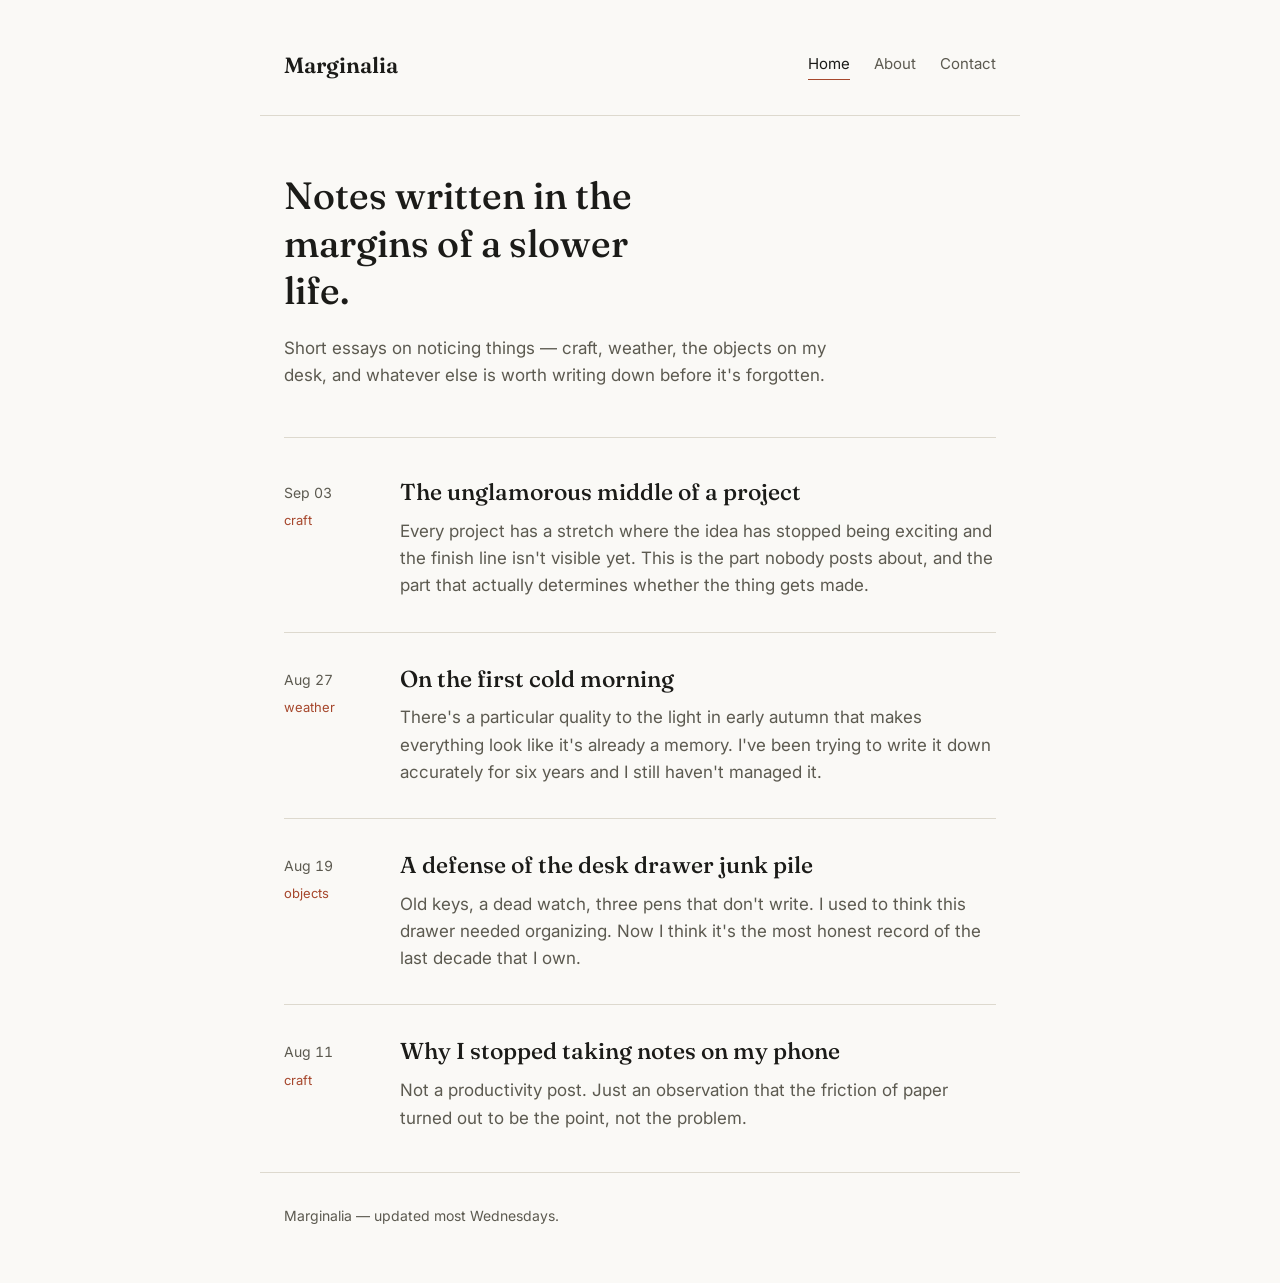
<file: index.html>
<!DOCTYPE html>
<html lang="en">
<head>
<meta charset="UTF-8">
<meta name="viewport" content="width=device-width, initial-scale=1.0">
<title>Marginalia — a journal1</title>
<link rel="preconnect" href="https://fonts.googleapis.com">
<link rel="preconnect" href="https://fonts.gstatic.com" crossorigin>
<link href="https://fonts.googleapis.com/css2?family=Fraunces:ital,opsz,wght@0,9..144,400;0,9..144,500;0,9..144,600;1,9..144,400&family=Inter:wght@400;500;600&display=swap" rel="stylesheet">
<link rel="stylesheet" href="style.css">
</head>
<body>

<header class="site-header">
  <a href="index.html" class="wordmark">Marginalia</a>
  <nav>
    <a href="index.html" class="active">Home</a>
    <a href="about.html">About</a>
    <a href="contact.html">Contact</a>
  </nav>
</header>

<main>
  <section class="intro">
    <h1>Notes written in the margins of a slower life.</h1>
    <p class="intro-sub">Short essays on noticing things — craft, weather, the objects on my desk, and whatever else is worth writing down before it's forgotten.</p>
  </section>

  <section class="post-list">

    <article class="post-entry">
      <div class="post-meta">
        <time>Sep 03</time>
        <span class="post-tag">craft</span>
      </div>
      <div class="post-body">
        <h2><a href="#">The unglamorous middle of a project</a></h2>
        <p>Every project has a stretch where the idea has stopped being exciting and the finish line isn't visible yet. This is the part nobody posts about, and the part that actually determines whether the thing gets made.</p>
      </div>
    </article>

    <article class="post-entry">
      <div class="post-meta">
        <time>Aug 27</time>
        <span class="post-tag">weather</span>
      </div>
      <div class="post-body">
        <h2><a href="#">On the first cold morning</a></h2>
        <p>There's a particular quality to the light in early autumn that makes everything look like it's already a memory. I've been trying to write it down accurately for six years and I still haven't managed it.</p>
      </div>
    </article>

    <article class="post-entry">
      <div class="post-meta">
        <time>Aug 19</time>
        <span class="post-tag">objects</span>
      </div>
      <div class="post-body">
        <h2><a href="#">A defense of the desk drawer junk pile</a></h2>
        <p>Old keys, a dead watch, three pens that don't write. I used to think this drawer needed organizing. Now I think it's the most honest record of the last decade that I own.</p>
      </div>
    </article>

    <article class="post-entry">
      <div class="post-meta">
        <time>Aug 11</time>
        <span class="post-tag">craft</span>
      </div>
      <div class="post-body">
        <h2><a href="#">Why I stopped taking notes on my phone</a></h2>
        <p>Not a productivity post. Just an observation that the friction of paper turned out to be the point, not the problem.</p>
      </div>
    </article>

  </section>
</main>

<footer class="site-footer">
  <p>Marginalia — updated most Wednesdays.</p>
</footer>

</body>
</html>
</file>
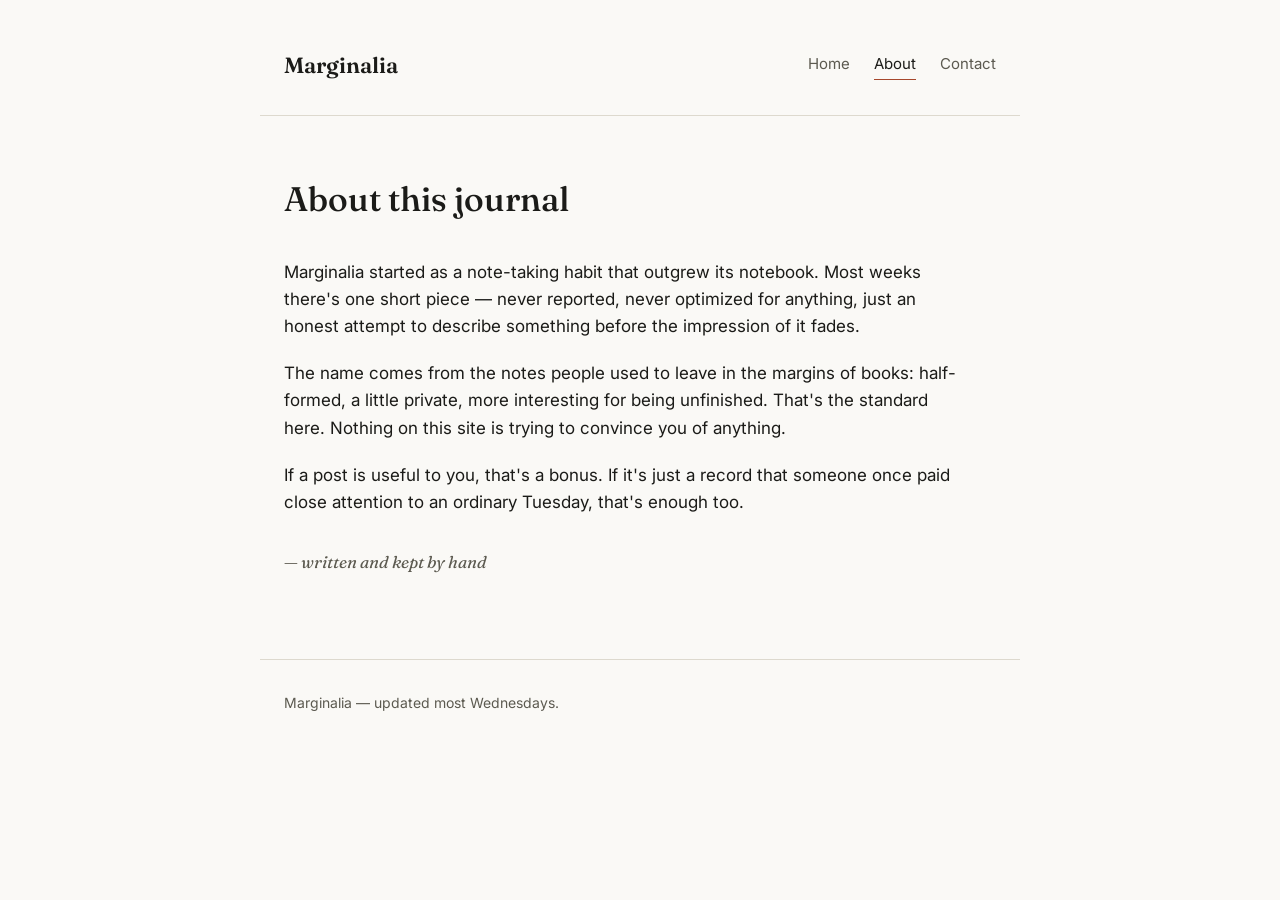
<file: about.html>
<!DOCTYPE html>
<html lang="en">
<head>
<meta charset="UTF-8">
<meta name="viewport" content="width=device-width, initial-scale=1.0">
<title>About — Marginalia</title>
<link rel="preconnect" href="https://fonts.googleapis.com">
<link rel="preconnect" href="https://fonts.gstatic.com" crossorigin>
<link href="https://fonts.googleapis.com/css2?family=Fraunces:ital,opsz,wght@0,9..144,400;0,9..144,500;0,9..144,600;1,9..144,400&family=Inter:wght@400;500;600&display=swap" rel="stylesheet">
<link rel="stylesheet" href="style.css">
</head>
<body>

<header class="site-header">
  <a href="index.html" class="wordmark">Marginalia</a>
  <nav>
    <a href="index.html">Home</a>
    <a href="about.html" class="active">About</a>
    <a href="contact.html">Contact</a>
  </nav>
</header>

<main>
  <section class="page-header">
    <h1>About this journal</h1>
  </section>

  <section class="prose">
    <p>Marginalia started as a note-taking habit that outgrew its notebook. Most weeks there's one short piece — never reported, never optimized for anything, just an honest attempt to describe something before the impression of it fades.</p>

    <p>The name comes from the notes people used to leave in the margins of books: half-formed, a little private, more interesting for being unfinished. That's the standard here. Nothing on this site is trying to convince you of anything.</p>

    <p>If a post is useful to you, that's a bonus. If it's just a record that someone once paid close attention to an ordinary Tuesday, that's enough too.</p>

    <p class="signoff">— written and kept by hand</p>
  </section>
</main>

<footer class="site-footer">
  <p>Marginalia — updated most Wednesdays.</p>
</footer>

</body>
</html>
</file>
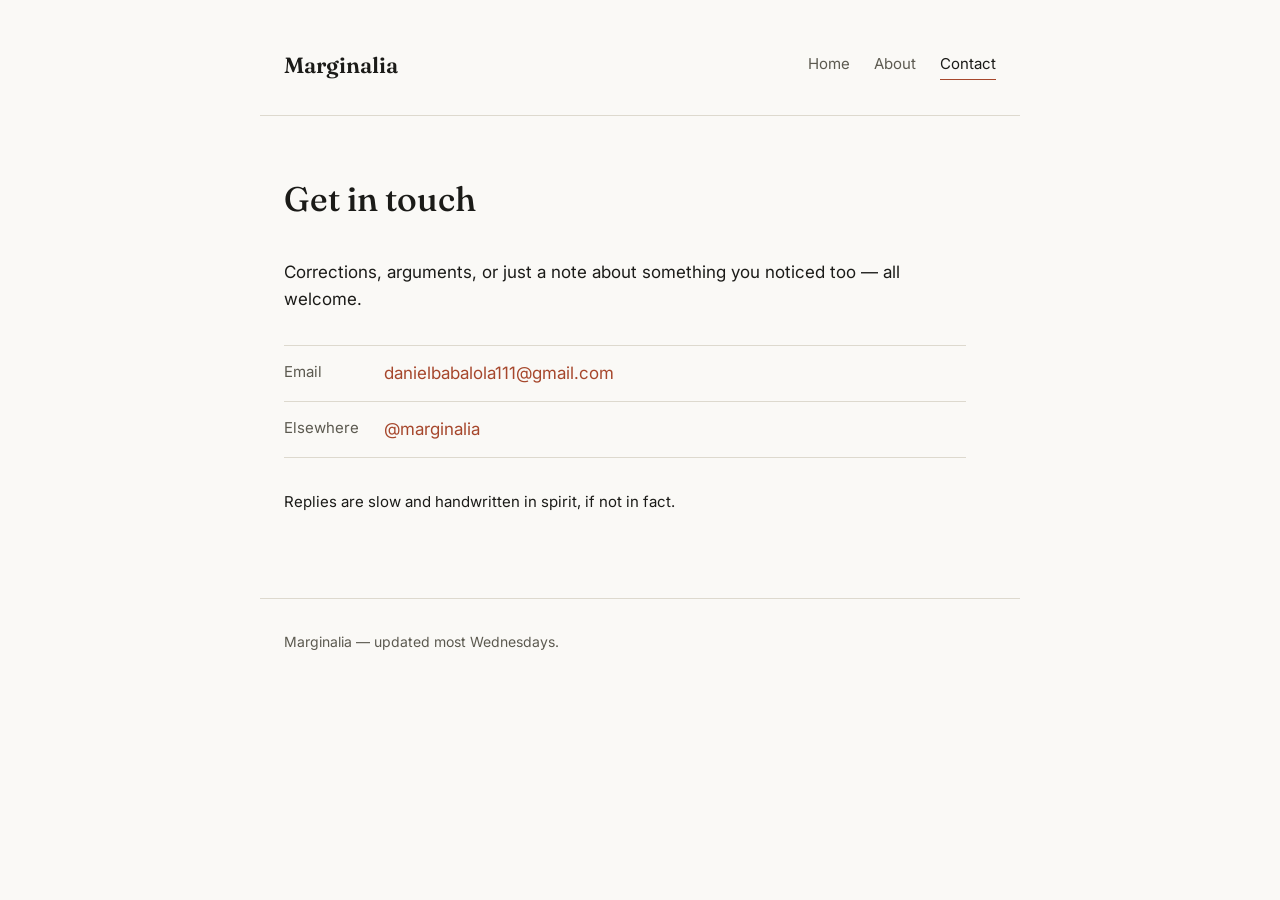
<file: contact.html>
<!DOCTYPE html>
<html lang="en">
<head>
<meta charset="UTF-8">
<meta name="viewport" content="width=device-width, initial-scale=1.0">
<title>Contact — Marginalia</title>
<link rel="preconnect" href="https://fonts.googleapis.com">
<link rel="preconnect" href="https://fonts.gstatic.com" crossorigin>
<link href="https://fonts.googleapis.com/css2?family=Fraunces:ital,opsz,wght@0,9..144,400;0,9..144,500;0,9..144,600;1,9..144,400&family=Inter:wght@400;500;600&display=swap" rel="stylesheet">
<link rel="stylesheet" href="style.css">
</head>
<body>

<header class="site-header">
  <a href="index.html" class="wordmark">Marginalia</a>
  <nav>
    <a href="index.html">Home</a>
    <a href="about.html">About</a>
    <a href="contact.html" class="active">Contact</a>
  </nav>
</header>

<main>
  <section class="page-header">
    <h1>Get in touch</h1>
  </section>

  <section class="prose contact-block">
    <p>Corrections, arguments, or just a note about something you noticed too — all welcome.</p>

    <dl class="contact-list">
      <div class="contact-row">
        <dt>Email</dt>
        <dd><a href="mailto:hello@example.com">danielbabalola111@gmail.com</a></dd>
      </div>
      <div class="contact-row">
        <dt>Elsewhere</dt>
        <dd><a href="#">@marginalia</a></dd>
      </div>
    </dl>

    <p class="reply-note">Replies are slow and handwritten in spirit, if not in fact.</p>
  </section>
</main>

<footer class="site-footer">
  <p>Marginalia — updated most Wednesdays.</p>
</footer>

</body>
</html>
</file>
<file: style.css>
:root {
  --ink: #1B1B18;
  --paper: #FAF9F6;
  --muted: #5C5A50;
  --accent: #A6472C;
  --rule: #DDD9CE;
  --serif: 'Fraunces', Georgia, serif;
  --sans: 'Inter', -apple-system, sans-serif;
}

* { box-sizing: border-box; }

html { -webkit-font-smoothing: antialiased; }

body {
  margin: 0;
  background: var(--paper);
  color: var(--ink);
  font-family: var(--sans);
  font-size: 17px;
  line-height: 1.6;
}

a { color: inherit; }

/* Header */

.site-header {
  display: flex;
  justify-content: space-between;
  align-items: center;
  max-width: 760px;
  margin: 0 auto;
  padding: 48px 24px 32px;
  border-bottom: 1px solid var(--rule);
}

.wordmark {
  font-family: var(--serif);
  font-size: 22px;
  font-weight: 600;
  text-decoration: none;
  color: var(--ink);
}

.site-header nav {
  display: flex;
  gap: 24px;
}

.site-header nav a {
  text-decoration: none;
  font-size: 15px;
  color: var(--muted);
  padding-bottom: 3px;
  border-bottom: 1px solid transparent;
}

.site-header nav a:hover,
.site-header nav a.active {
  color: var(--ink);
  border-bottom-color: var(--accent);
}

/* Main / intro */

main {
  max-width: 760px;
  margin: 0 auto;
  padding: 0 24px;
}

.intro {
  padding: 56px 0 48px;
  border-bottom: 1px solid var(--rule);
}

.intro h1 {
  font-family: var(--serif);
  font-weight: 500;
  font-size: 38px;
  line-height: 1.25;
  max-width: 15ch;
  margin: 0 0 20px;
}

.intro-sub {
  font-size: 17px;
  color: var(--muted);
  max-width: 52ch;
  margin: 0;
}

/* Post list */

.post-list {
  padding: 8px 0;
}

.post-entry {
  display: grid;
  grid-template-columns: 92px 1fr;
  gap: 24px;
  padding: 32px 0;
  border-bottom: 1px solid var(--rule);
}

.post-entry:last-child { border-bottom: none; }

.post-meta {
  display: flex;
  flex-direction: column;
  gap: 6px;
  padding-top: 4px;
}

.post-meta time {
  font-size: 14px;
  color: var(--muted);
  font-variant-numeric: tabular-nums;
}

.post-tag {
  font-size: 13px;
  color: var(--accent);
}

.post-body h2 {
  font-family: var(--serif);
  font-weight: 500;
  font-size: 23px;
  margin: 0 0 10px;
  line-height: 1.3;
}

.post-body h2 a {
  text-decoration: none;
  color: var(--ink);
}

.post-body h2 a:hover {
  color: var(--accent);
}

.post-body p {
  margin: 0;
  color: var(--muted);
  max-width: 62ch;
}

/* Inner pages */

.page-header {
  padding: 56px 0 32px;
}

.page-header h1 {
  font-family: var(--serif);
  font-weight: 500;
  font-size: 34px;
  margin: 0;
}

.prose {
  max-width: 62ch;
  padding-bottom: 64px;
}

.prose p {
  margin: 0 0 20px;
  color: var(--ink);
}

.prose .signoff {
  color: var(--muted);
  font-style: italic;
  font-family: var(--serif);
  margin-top: 32px;
}

.contact-list {
  margin: 32px 0;
  padding: 0;
}

.contact-row {
  display: grid;
  grid-template-columns: 100px 1fr;
  padding: 14px 0;
  border-top: 1px solid var(--rule);
}

.contact-row:last-child { border-bottom: 1px solid var(--rule); }

.contact-row dt {
  color: var(--muted);
  font-size: 15px;
}

.contact-row dd {
  margin: 0;
}

.contact-row a {
  color: var(--accent);
  text-decoration: none;
}

.contact-row a:hover { text-decoration: underline; }

.reply-note {
  color: var(--muted);
  font-size: 15px;
}

/* Footer */

.site-footer {
  max-width: 760px;
  margin: 0 auto;
  padding: 32px 24px 56px;
  border-top: 1px solid var(--rule);
}

.site-footer p {
  color: var(--muted);
  font-size: 14px;
  margin: 0;
}

/* Focus visibility */
a:focus-visible {
  outline: 2px solid var(--accent);
  outline-offset: 2px;
}

/* Mobile */

@media (max-width: 560px) {
  .site-header {
    flex-direction: column;
    align-items: flex-start;
    gap: 16px;
    padding-top: 32px;
  }

  .intro h1 { font-size: 30px; }

  .post-entry {
    grid-template-columns: 1fr;
    gap: 8px;
  }

  .post-meta {
    flex-direction: row;
    gap: 12px;
  }

  .contact-row {
    grid-template-columns: 1fr;
    gap: 4px;
  }
}

@media (prefers-reduced-motion: reduce) {
  * { animation: none !important; transition: none !important; }
}
</file>
